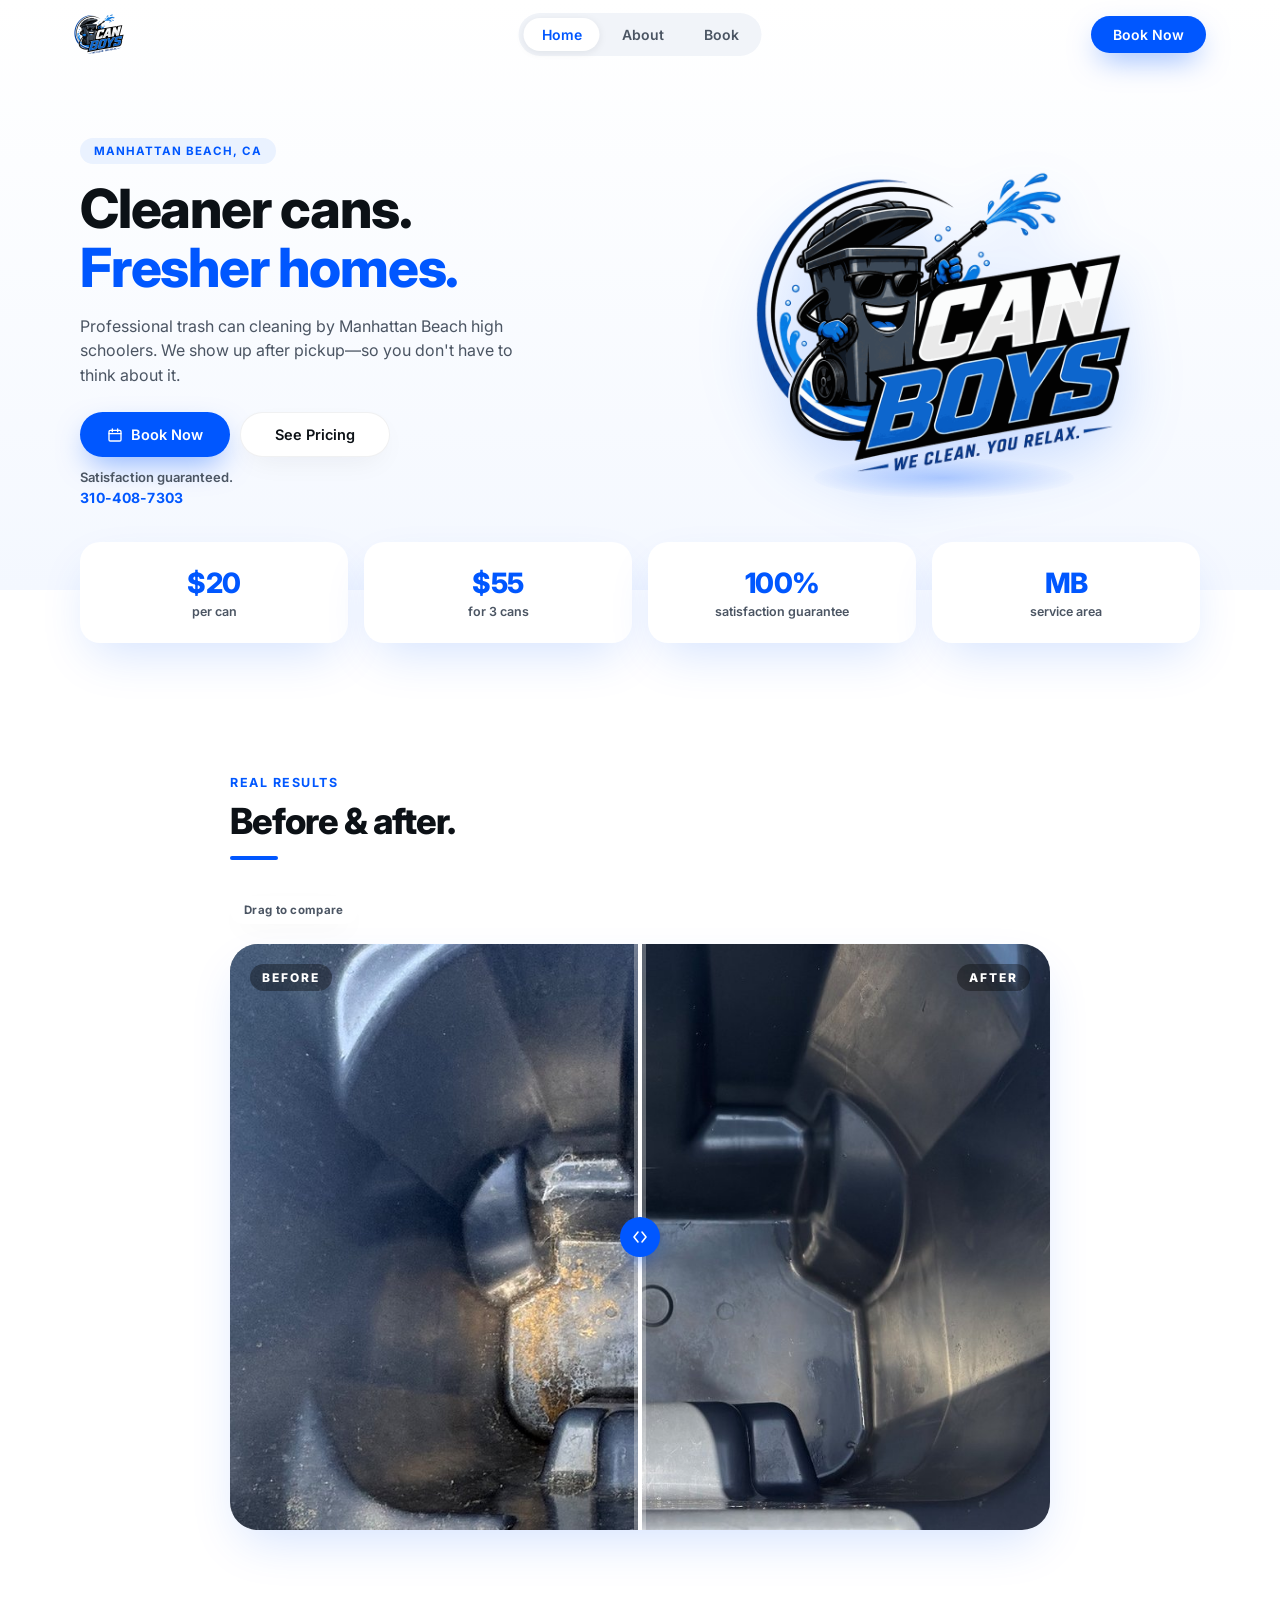
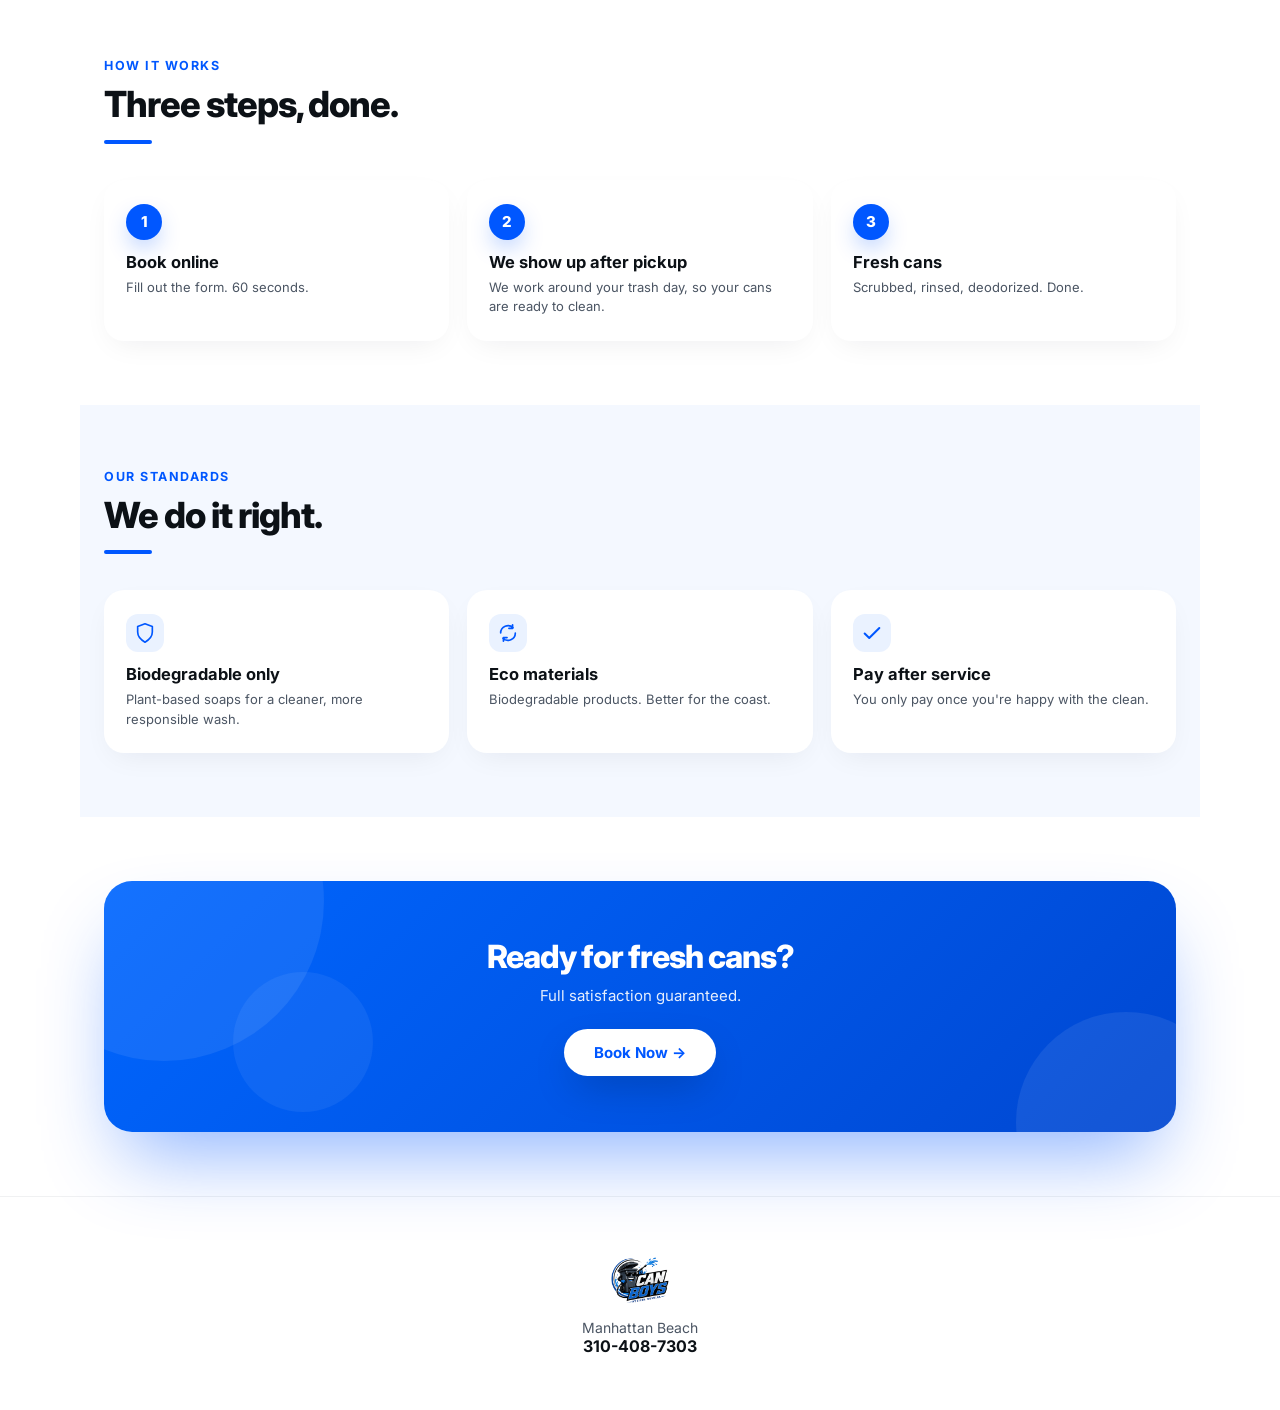
<file: index.html>
<!DOCTYPE html>
<html lang="en">
<head>
<meta charset="UTF-8">
<meta name="viewport" content="width=device-width, initial-scale=1.0">
<title>Can Boys — Trash Can Cleaning · Manhattan Beach</title>
<meta name="description" content="Professional trash can cleaning in Manhattan Beach, CA. We show up after pickup — you never think about it. Satisfaction guaranteed.">
<link rel="icon" href="assets/logo.png" type="image/png">
<link rel="preconnect" href="https://fonts.googleapis.com">
<link rel="preconnect" href="https://fonts.gstatic.com" crossorigin>
<link href="https://fonts.googleapis.com/css2?family=Inter:wght@400;500;600;700;800;900&display=swap" rel="stylesheet">
<link rel="stylesheet" href="css/style.css">
</head>
<body>

<header class="nav" id="nav">
  <div class="nav-inner">
    <a href="index.html" class="nav-logo">
      <img src="assets/logo.png" alt="Can Boys logo">
    </a>
    <nav class="nav-links">
      <a href="index.html" class="active">Home</a>
      <a href="about.html">About</a>
      <a href="book.html">Book</a>
    </nav>
    <a href="book.html" class="btn btn-primary btn-book nav-cta">Book Now</a>
    <button class="nav-toggle" id="navToggle" aria-label="Open menu" aria-expanded="false">
      <span></span><span></span><span></span>
    </button>
  </div>
  <div class="nav-mobile" id="navMobile">
    <a href="index.html" class="active">Home</a>
    <a href="about.html">About</a>
    <a href="book.html">Book</a>
    <a href="book.html" class="btn btn-primary btn-book">Book Now</a>
  </div>
</header>

<main>

  <!-- HERO -->
  <section class="hero" id="home">
    <div class="hero-inner reveal">
      <div class="hero-copy">
        <span class="pill">MANHATTAN BEACH, CA</span>
        <h1 class="hero-title">Cleaner cans.<br><span class="text-blue">Fresher homes.</span></h1>
        <p class="hero-sub">Professional trash can cleaning by Manhattan Beach high schoolers. We show up after pickup—so you don't have to think about it.</p>
        <div class="hero-actions">
          <a href="book.html" class="btn btn-primary btn-lg">
            <svg width="16" height="16" viewBox="0 0 24 24" fill="none"><rect x="3" y="5" width="18" height="16" rx="2" stroke="currentColor" stroke-width="2"/><path d="M3 10h18M8 3v4M16 3v4" stroke="currentColor" stroke-width="2" stroke-linecap="round"/></svg>
            Book Now
          </a>
          <a href="about.html#pricing" class="btn btn-white btn-lg">See Pricing</a>
        </div>
        <p class="hero-note">Satisfaction guaranteed.</p>
        <p class="hero-phone">310-408-7303</p>
      </div>

      <div class="hero-visual">
        <img src="assets/logo.png" alt="Can Boys mascot logo" class="hero-logo">
        <div class="hero-shadow-oval"></div>
      </div>
    </div>
  </section>

  <!-- STAT CARDS -->
  <section class="stats">
    <div class="stats-grid reveal">
      <div class="stat-card">
        <div class="stat-num">$20</div>
        <div class="stat-label">per can</div>
      </div>
      <div class="stat-card">
        <div class="stat-num">$55</div>
        <div class="stat-label">for 3 cans</div>
      </div>
      <div class="stat-card">
        <div class="stat-num">100%</div>
        <div class="stat-label">satisfaction guarantee</div>
      </div>
      <div class="stat-card">
        <div class="stat-num">MB</div>
        <div class="stat-label">service area</div>
      </div>
    </div>
  </section>

  <!-- BEFORE / AFTER -->
  <section class="section">
    <div class="section-head reveal">
      <span class="label-blue">REAL RESULTS</span>
      <h2 class="section-title">Before &amp; after.<span class="underline"></span></h2>
    </div>

    <div class="compare-wrap reveal">
      <span class="drag-pill">Drag to compare</span>
      <div class="compare" id="compare">
        <img src="assets/after.jpg" alt="Clean trash can interior" class="compare-img compare-after" draggable="false">
        <div class="compare-before-wrap" id="compareBeforeWrap">
          <img src="assets/before.jpg" alt="Dirty trash can interior" class="compare-img compare-before" draggable="false">
        </div>
        <span class="compare-tag compare-tag-before">BEFORE</span>
        <span class="compare-tag compare-tag-after">AFTER</span>
        <div class="compare-handle" id="compareHandle">
          <div class="compare-handle-grip">
            <svg width="16" height="16" viewBox="0 0 16 16" fill="none"><path d="M6 3L2 8L6 13" stroke="white" stroke-width="1.6" stroke-linecap="round" stroke-linejoin="round"/><path d="M10 3L14 8L10 13" stroke="white" stroke-width="1.6" stroke-linecap="round" stroke-linejoin="round"/></svg>
          </div>
        </div>
      </div>
    </div>
  </section>

  <!-- HOW IT WORKS -->
  <section class="section">
    <div class="section-head reveal">
      <span class="label-blue">HOW IT WORKS</span>
      <h2 class="section-title">Three steps, done.<span class="underline"></span></h2>
    </div>

    <div class="steps-grid reveal">
      <div class="step-card">
        <div class="step-badge">1</div>
        <h3>Book online</h3>
        <p>Fill out the form. 60 seconds.</p>
      </div>
      <div class="step-card">
        <div class="step-badge">2</div>
        <h3>We show up after pickup</h3>
        <p>We work around your trash day, so your cans are ready to clean.</p>
      </div>
      <div class="step-card">
        <div class="step-badge">3</div>
        <h3>Fresh cans</h3>
        <p>Scrubbed, rinsed, deodorized. Done.</p>
      </div>
    </div>
  </section>

  <!-- STANDARDS -->
  <section class="section section-tint">
    <div class="section-head reveal">
      <span class="label-blue">OUR STANDARDS</span>
      <h2 class="section-title">We do it right.<span class="underline"></span></h2>
    </div>

    <div class="standards-grid reveal">
      <div class="standard-card">
        <div class="icon-badge">
          <svg width="22" height="22" viewBox="0 0 24 24" fill="none"><path d="M12 2l8 3v6c0 5-3.5 8.5-8 11-4.5-2.5-8-6-8-11V5l8-3z" stroke="#0057ff" stroke-width="1.8" stroke-linejoin="round"/></svg>
        </div>
        <h3>Biodegradable only</h3>
        <p>Plant-based soaps for a cleaner, more responsible wash.</p>
      </div>
      <div class="standard-card">
        <div class="icon-badge">
          <svg width="22" height="22" viewBox="0 0 24 24" fill="none"><path d="M4 12a8 8 0 0 1 13.6-5.7M20 12a8 8 0 0 1-13.6 5.7M17 3v4h-4M7 21v-4h4" stroke="#0057ff" stroke-width="1.8" stroke-linecap="round" stroke-linejoin="round"/></svg>
        </div>
        <h3>Eco materials</h3>
        <p>Biodegradable products. Better for the coast.</p>
      </div>
      <div class="standard-card">
        <div class="icon-badge">
          <svg width="22" height="22" viewBox="0 0 24 24" fill="none"><path d="M4 12.5l5 5L20 6.5" stroke="#0057ff" stroke-width="2.2" stroke-linecap="round" stroke-linejoin="round"/></svg>
        </div>
        <h3>Pay after service</h3>
        <p>You only pay once you're happy with the clean.</p>
      </div>
    </div>
  </section>

  <!-- FINAL BOOKING -->
  <section class="section" id="book">
    <div class="cta-card reveal">
      <div class="cta-circle cta-circle-1"></div>
      <div class="cta-circle cta-circle-2"></div>
      <div class="cta-circle cta-circle-3"></div>
      <h2 class="cta-title">Ready for fresh cans?</h2>
      <p class="cta-sub">Full satisfaction guaranteed.</p>
      <a href="book.html" class="btn btn-cta-white">Book Now →</a>
    </div>
  </section>

</main>

<footer class="footer">
  <img src="assets/logo.png" alt="Can Boys logo" class="footer-logo">
  <p class="footer-area">Manhattan Beach</p>
  <p class="footer-phone">310-408-7303</p>
</footer>

<script src="js/script.js"></script>
</body>
</html>
</file>
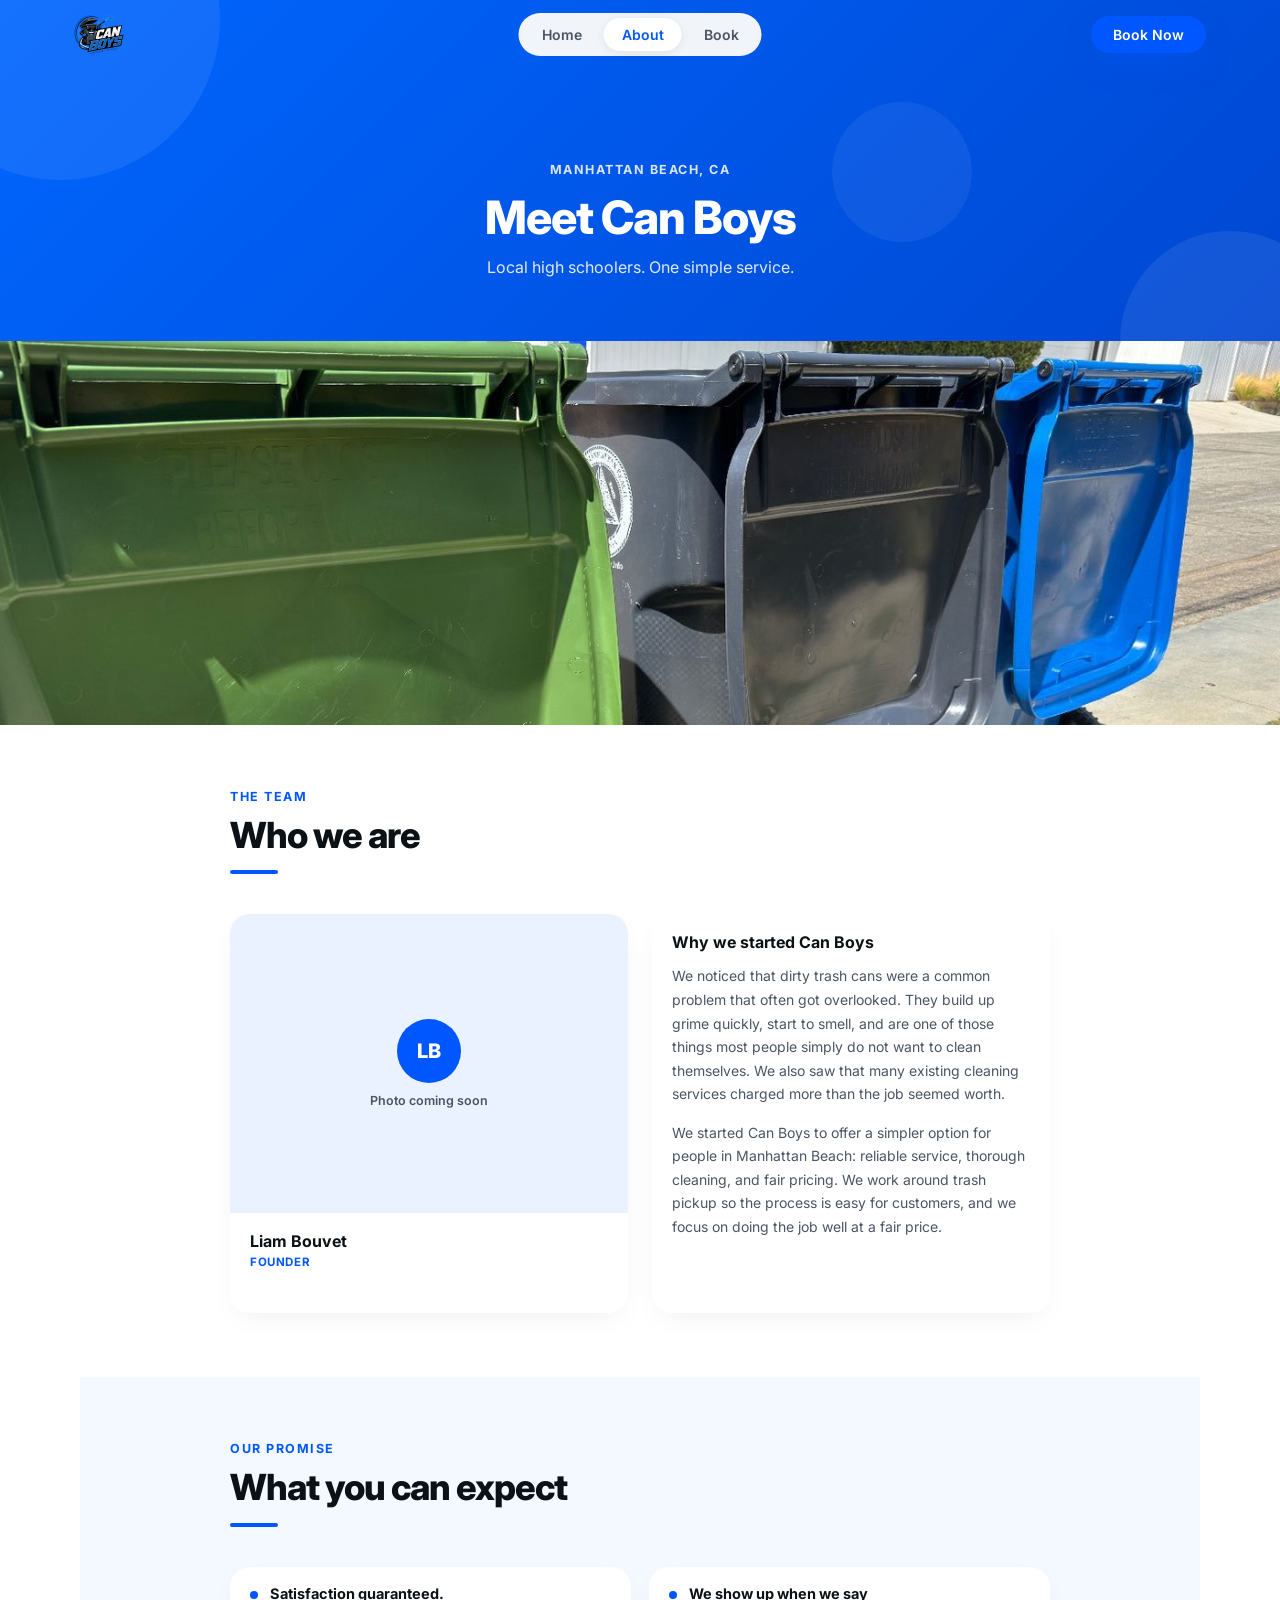
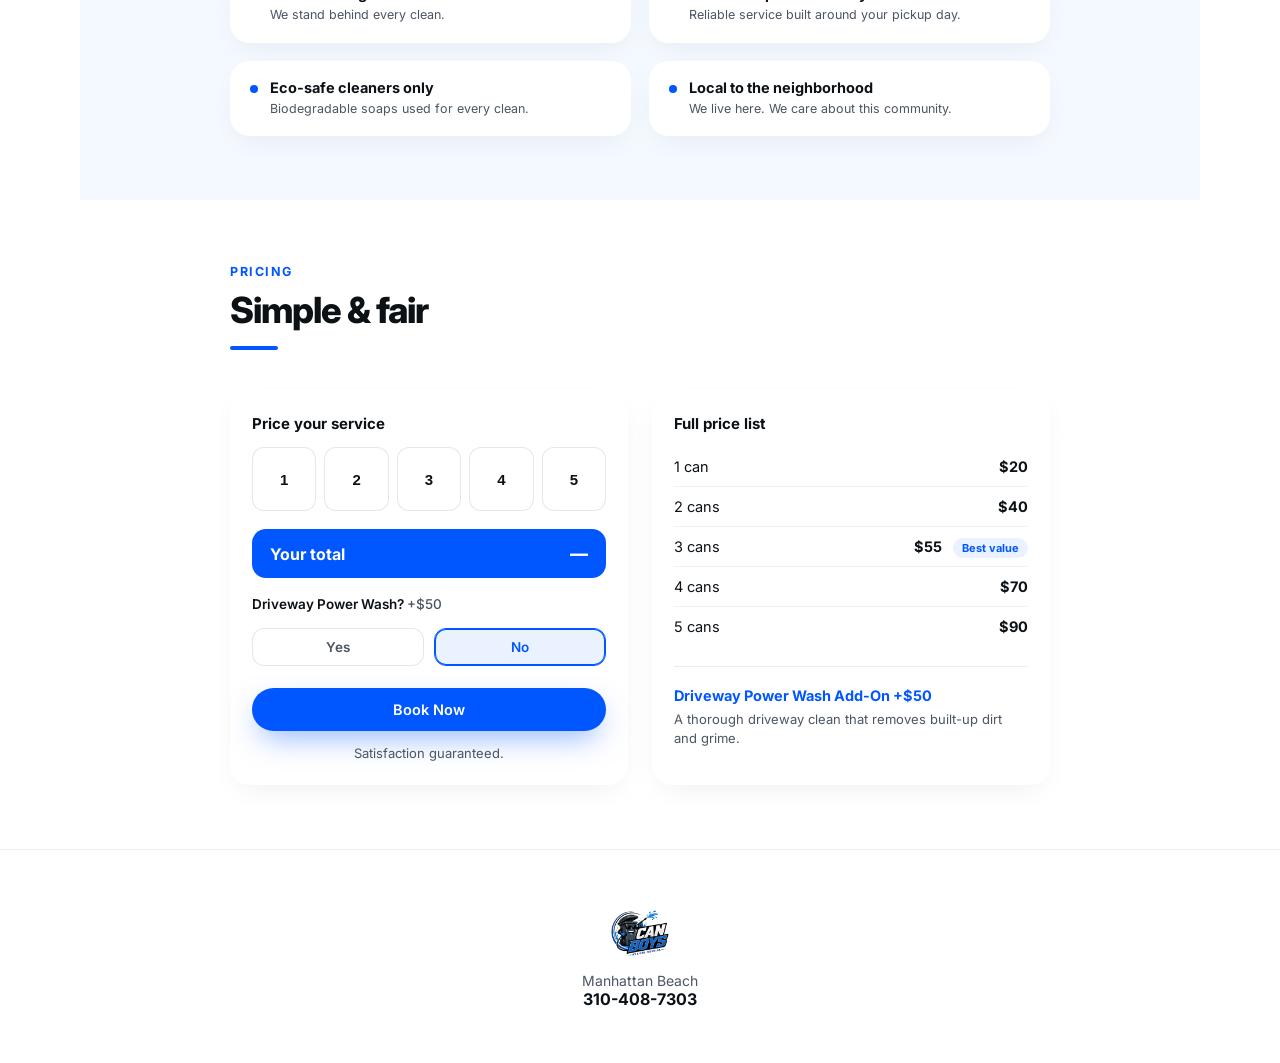
<file: about.html>
<!DOCTYPE html>
<html lang="en">
<head>
<meta charset="UTF-8">
<meta name="viewport" content="width=device-width, initial-scale=1.0">
<title>About — Can Boys · Manhattan Beach</title>
<meta name="description" content="Meet the Can Boys: two Manhattan Beach locals cleaning trash cans. See our story, our standards, and simple, fair pricing.">
<link rel="icon" href="assets/logo.png" type="image/png">
<link rel="preconnect" href="https://fonts.googleapis.com">
<link rel="preconnect" href="https://fonts.gstatic.com" crossorigin>
<link href="https://fonts.googleapis.com/css2?family=Inter:wght@400;500;600;700;800;900&display=swap" rel="stylesheet">
<link rel="stylesheet" href="css/style.css">
</head>
<body class="about-page">

<header class="nav" id="nav">
  <div class="nav-inner">
    <a href="index.html" class="nav-logo">
      <img src="assets/logo.png" alt="Can Boys logo">
    </a>
    <nav class="nav-links">
      <a href="index.html">Home</a>
      <a href="about.html" class="active">About</a>
      <a href="book.html">Book</a>
    </nav>
    <a href="book.html" class="btn btn-primary btn-book nav-cta">Book Now</a>
    <button class="nav-toggle" id="navToggle" aria-label="Open menu" aria-expanded="false">
      <span></span><span></span><span></span>
    </button>
  </div>
  <div class="nav-mobile" id="navMobile">
    <a href="index.html">Home</a>
    <a href="about.html" class="active">About</a>
    <a href="book.html">Book</a>
    <a href="book.html" class="btn btn-primary btn-book">Book Now</a>
  </div>
</header>

<main>

  <!-- PAGE BANNER -->
  <section class="page-banner">
    <div class="page-banner-circle pbc-1"></div>
    <div class="page-banner-circle pbc-2"></div>
    <div class="page-banner-circle pbc-3"></div>
    <div class="page-banner-inner reveal">
      <span class="page-banner-label">Manhattan Beach, CA</span>
      <h1 class="page-banner-title">Meet Can Boys</h1>
      <p class="page-banner-sub">Local high schoolers. One simple service.</p>
    </div>
  </section>

  <!-- FULL WIDTH PHOTO -->
  <div class="about-photo-wrap reveal">
    <img src="assets/about-cans-photo.jpg" alt="Three color-coded trash cans lined up for cleaning" class="about-photo">
  </div>

  <!-- WHO WE ARE -->
  <section class="section">
    <div class="section-head reveal">
      <span class="label-blue">THE TEAM</span>
      <h2 class="section-title">Who we are<span class="underline"></span></h2>
    </div>

    <div class="team-grid reveal">
      <div class="team-card">
        <div class="team-visual">
          <div class="team-avatar">LB</div>
          <span class="team-visual-note">Photo coming soon</span>
        </div>
        <div class="team-body">
          <p class="team-name">Liam Bouvet</p>
          <p class="team-role">Founder</p>
        </div>
      </div>
      <div class="team-card story-card">
        <div class="team-body">
          <p class="team-name">Why we started Can Boys</p>
          <div class="story-body">
            <p>We noticed that dirty trash cans were a common problem that often got overlooked. They build up grime quickly, start to smell, and are one of those things most people simply do not want to clean themselves. We also saw that many existing cleaning services charged more than the job seemed worth.</p>
            <p>We started Can Boys to offer a simpler option for people in Manhattan Beach: reliable service, thorough cleaning, and fair pricing. We work around trash pickup so the process is easy for customers, and we focus on doing the job well at a fair price.</p>
          </div>
        </div>
      </div>
    </div>
  </section>

  <!-- WHAT YOU CAN EXPECT -->
  <section class="section section-tint">
    <div class="section-head reveal">
      <span class="label-blue">OUR PROMISE</span>
      <h2 class="section-title">What you can expect<span class="underline"></span></h2>
    </div>

    <div class="promise-grid reveal">
      <div class="promise-card">
        <span class="promise-dot"></span>
        <div>
          <p class="promise-title">Satisfaction guaranteed.</p>
          <p class="promise-text">We stand behind every clean.</p>
        </div>
      </div>
      <div class="promise-card">
        <span class="promise-dot"></span>
        <div>
          <p class="promise-title">We show up when we say</p>
          <p class="promise-text">Reliable service built around your pickup day.</p>
        </div>
      </div>
      <div class="promise-card">
        <span class="promise-dot"></span>
        <div>
          <p class="promise-title">Eco-safe cleaners only</p>
          <p class="promise-text">Biodegradable soaps used for every clean.</p>
        </div>
      </div>
      <div class="promise-card">
        <span class="promise-dot"></span>
        <div>
          <p class="promise-title">Local to the neighborhood</p>
          <p class="promise-text">We live here. We care about this community.</p>
        </div>
      </div>
    </div>
  </section>

  <!-- PRICING -->
  <section class="section" id="pricing">
    <div class="section-head reveal">
      <span class="label-blue">PRICING</span>
      <h2 class="section-title">Simple &amp; fair<span class="underline"></span></h2>
    </div>

    <div class="price-grid reveal">
      <div class="calculator-card">
        <h3>Price your service</h3>
        <div class="can-buttons" id="canButtons" role="group" aria-label="Number of cans">
          <button type="button" class="can-btn" data-cans="1">1</button>
          <button type="button" class="can-btn" data-cans="2">2</button>
          <button type="button" class="can-btn" data-cans="3">3</button>
          <button type="button" class="can-btn" data-cans="4">4</button>
          <button type="button" class="can-btn" data-cans="5">5</button>
        </div>
        <div class="total-bar">
          <span>Your total</span>
          <span class="total-value" id="calcTotalValue">—</span>
        </div>
        <div class="addon-row">
          <span class="addon-label">Driveway Power Wash? <span class="price-note">+$50</span></span>
        </div>
        <div class="toggle-pair" id="calcPowerWash" role="group" aria-label="Driveway Power Wash">
          <button type="button" class="toggle-btn" data-value="yes">Yes</button>
          <button type="button" class="toggle-btn active" data-value="no">No</button>
        </div>
        <a href="book.html" class="btn btn-primary btn-block" id="calcBookNow" style="margin-top:22px;">Book Now</a>
        <p class="micro-note">Satisfaction guaranteed.</p>
      </div>

      <div class="price-list-card">
        <h3>Full price list</h3>
        <ul class="price-list">
          <li><span>1 can</span><strong>$20</strong></li>
          <li><span>2 cans</span><strong>$40</strong></li>
          <li><span>3 cans</span><strong>$55 <span class="badge-best">Best value</span></strong></li>
          <li><span>4 cans</span><strong>$70</strong></li>
          <li><span>5 cans</span><strong>$90</strong></li>
        </ul>
        <div class="price-divider"></div>
        <p class="addon-title">Driveway Power Wash Add-On +$50</p>
        <p class="addon-desc">A thorough driveway clean that removes built-up dirt and grime.</p>
      </div>
    </div>
  </section>

</main>

<footer class="footer">
  <img src="assets/logo.png" alt="Can Boys logo" class="footer-logo">
  <p class="footer-area">Manhattan Beach</p>
  <p class="footer-phone">310-408-7303</p>
</footer>

<script src="js/script.js"></script>
</body>
</html>
</file>
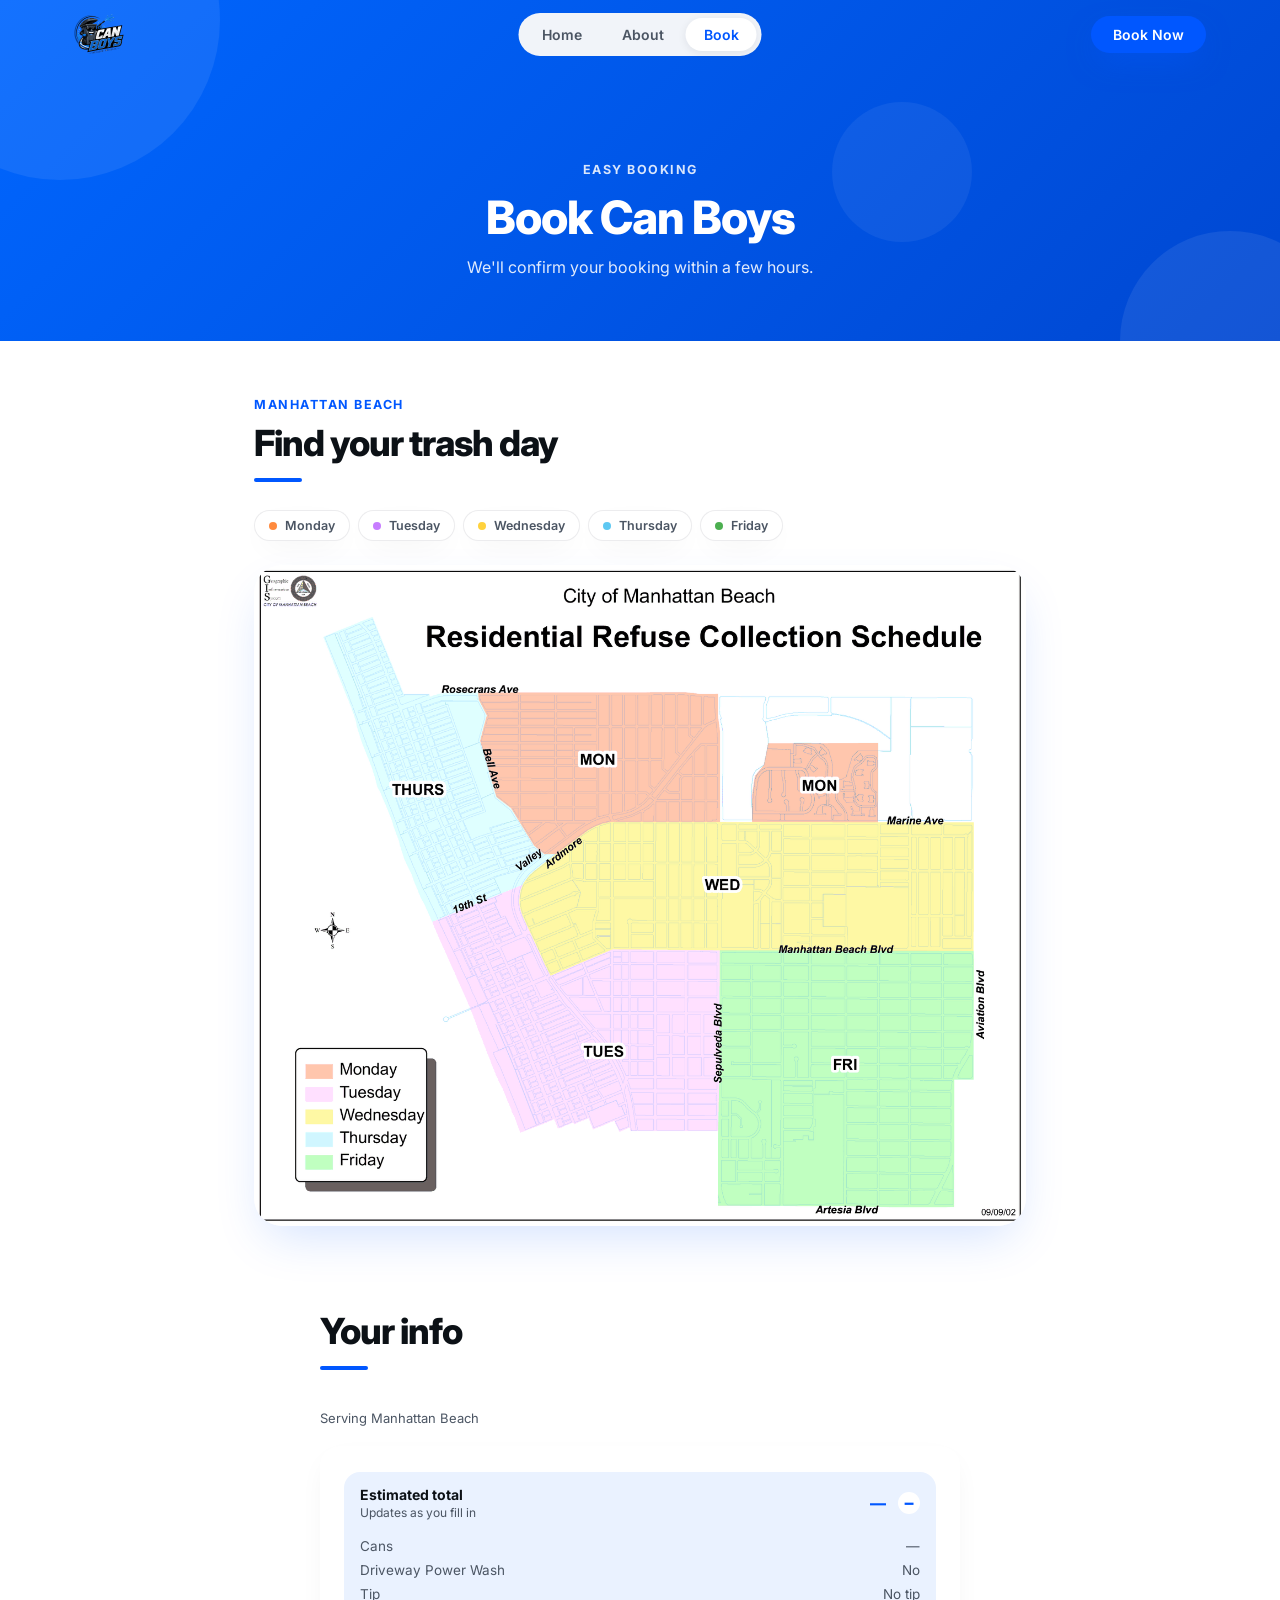
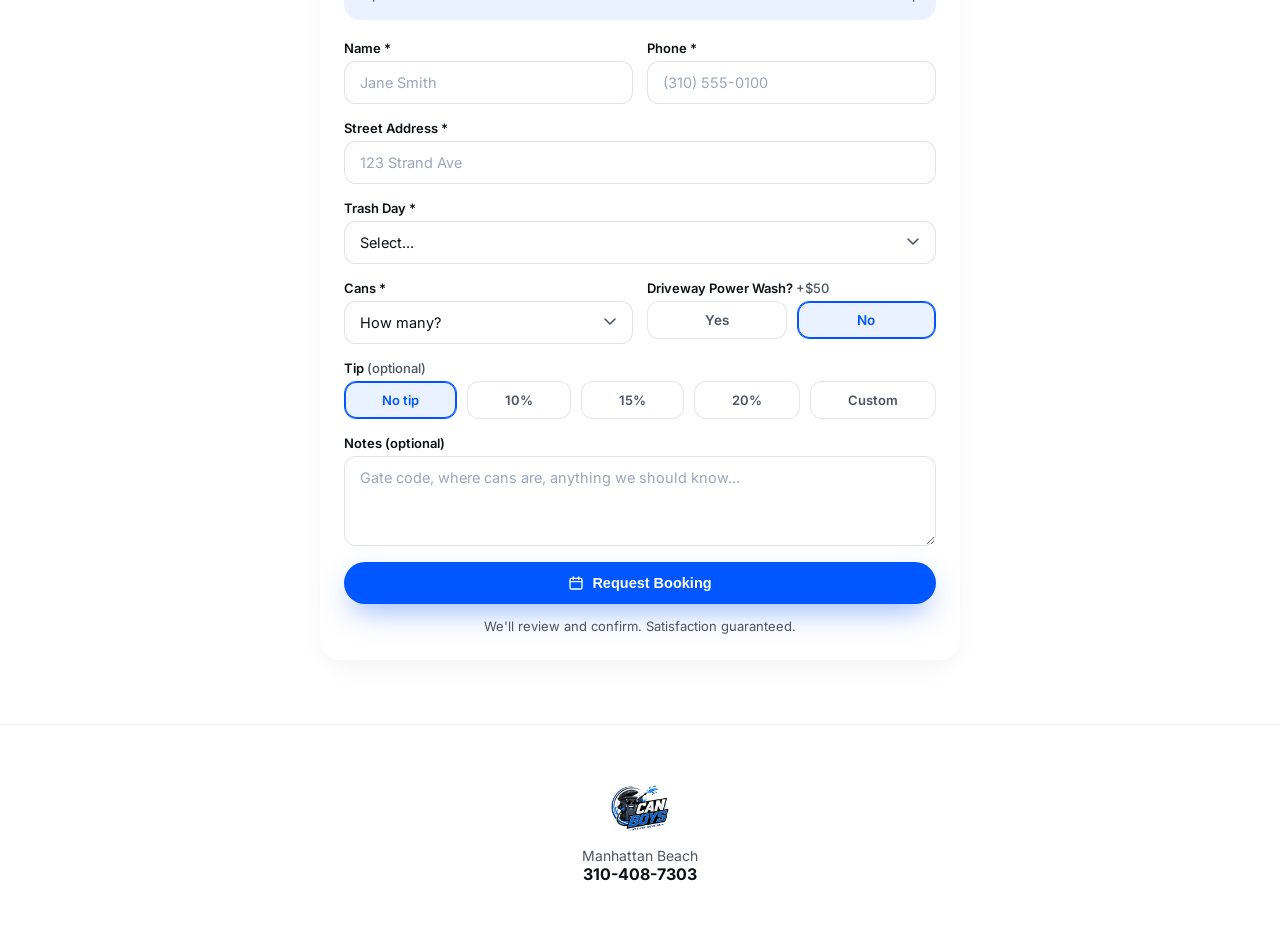
<file: book.html>
<!DOCTYPE html>
<html lang="en">
<head>
<meta charset="UTF-8">
<meta name="viewport" content="width=device-width, initial-scale=1.0">
<title>Book — Can Boys · Manhattan Beach</title>
<meta name="description" content="Book Can Boys trash can cleaning in Manhattan Beach. Find your trash day and request a booking in 60 seconds.">
<link rel="icon" href="assets/logo.png" type="image/png">
<link rel="preconnect" href="https://fonts.googleapis.com">
<link rel="preconnect" href="https://fonts.gstatic.com" crossorigin>
<link href="https://fonts.googleapis.com/css2?family=Inter:wght@400;500;600;700;800;900&display=swap" rel="stylesheet">
<link rel="stylesheet" href="css/style.css">
</head>
<body class="book-page">

<header class="nav" id="nav">
  <div class="nav-inner">
    <a href="index.html" class="nav-logo">
      <img src="assets/logo.png" alt="Can Boys logo">
    </a>
    <nav class="nav-links">
      <a href="index.html">Home</a>
      <a href="about.html">About</a>
      <a href="book.html" class="active">Book</a>
    </nav>
    <a href="book.html" class="btn btn-primary btn-book nav-cta">Book Now</a>
    <button class="nav-toggle" id="navToggle" aria-label="Open menu" aria-expanded="false">
      <span></span><span></span><span></span>
    </button>
  </div>
  <div class="nav-mobile" id="navMobile">
    <a href="index.html">Home</a>
    <a href="about.html">About</a>
    <a href="book.html" class="active">Book</a>
    <a href="book.html" class="btn btn-primary btn-book">Book Now</a>
  </div>
</header>

<main>

  <!-- PAGE BANNER -->
  <section class="page-banner">
    <div class="page-banner-circle pbc-1"></div>
    <div class="page-banner-circle pbc-2"></div>
    <div class="page-banner-circle pbc-3"></div>
    <div class="page-banner-inner reveal">
      <span class="page-banner-label">Easy booking</span>
      <h1 class="page-banner-title">Book Can Boys</h1>
      <p class="page-banner-sub">We'll confirm your booking within a few hours.</p>
    </div>
  </section>

  <!-- FIND YOUR TRASH DAY -->
  <section class="trash-day-section">
    <div class="section-head reveal" style="margin-bottom:28px;">
      <span class="label-blue">MANHATTAN BEACH</span>
      <h2 class="section-title">Find your trash day<span class="underline"></span></h2>
    </div>

    <div class="reveal">
      <div class="weekday-pills">
        <span class="weekday-pill" style="--dot:#ff8a3d">Monday</span>
        <span class="weekday-pill" style="--dot:#c77dff">Tuesday</span>
        <span class="weekday-pill" style="--dot:#ffd23d">Wednesday</span>
        <span class="weekday-pill" style="--dot:#5ec8f2">Thursday</span>
        <span class="weekday-pill" style="--dot:#4caf50">Friday</span>
      </div>
      <div class="trash-map-wrap">
        <img src="assets/trash-day-map.png" alt="City of Manhattan Beach residential refuse collection schedule map" class="trash-map-img">
      </div>
    </div>
  </section>

  <!-- YOUR INFO FORM -->
  <section class="section">
    <div class="section-head reveal">
      <h2 class="section-title">Your info<span class="underline"></span></h2>
    </div>
    <p class="micro-note" style="max-width:640px; margin:0 auto 20px; text-align:left;">Serving Manhattan Beach</p>

    <form class="booking-card reveal" id="bookingForm" novalidate>
      <div class="estimated-total">
        <button type="button" class="estimated-total-toggle" id="estimatedTotalToggle" aria-expanded="true" aria-controls="estimatedTotalDetail">
          <div class="estimated-total-head">
            <div class="estimated-total-text">
              <div class="estimated-total-label">Estimated total</div>
              <div class="estimated-total-sub">Updates as you fill in</div>
            </div>
            <span class="estimated-total-value" id="estimatedTotalValue">—</span>
            <span class="estimated-total-icon" id="estimatedTotalIcon">&minus;</span>
          </div>
        </button>
        <div class="estimated-total-detail" id="estimatedTotalDetail">
          <div class="estimated-total-row"><span>Cans</span><span id="estCansLine">—</span></div>
          <div class="estimated-total-row"><span>Driveway Power Wash</span><span id="estPowerWashLine">No</span></div>
          <div class="estimated-total-row"><span>Tip</span><span id="estTipLine">No tip</span></div>
        </div>
      </div>

      <div class="form-row">
        <div class="field">
          <label for="name">Name *</label>
          <input type="text" id="name" name="name" placeholder="Jane Smith" required>
        </div>
        <div class="field">
          <label for="phone">Phone *</label>
          <input type="tel" id="phone" name="phone" placeholder="(310) 555-0100" required>
        </div>
      </div>

      <div class="field">
        <label for="address">Street Address *</label>
        <input type="text" id="address" name="address" placeholder="123 Strand Ave" required>
      </div>

      <div class="field">
        <label for="trashDay">Trash Day *</label>
        <select id="trashDay" name="trashDay" required>
          <option value="" disabled selected>Select...</option>
          <option>Monday</option>
          <option>Tuesday</option>
          <option>Wednesday</option>
          <option>Thursday</option>
          <option>Friday</option>
        </select>
      </div>

      <div class="form-row">
        <div class="field">
          <label for="cans">Cans *</label>
          <select id="cans" name="cans" required>
            <option value="" disabled selected>How many?</option>
            <option value="1">1 can</option>
            <option value="2">2 cans</option>
            <option value="3">3 cans</option>
            <option value="4">4 cans</option>
            <option value="5">5 cans</option>
          </select>
        </div>
        <div class="field">
          <label>Driveway Power Wash? <span class="price-note">+$50</span></label>
          <div class="toggle-pair" id="formPowerWash" role="group" aria-label="Driveway Power Wash">
            <button type="button" class="toggle-btn" data-value="yes">Yes</button>
            <button type="button" class="toggle-btn active" data-value="no">No</button>
          </div>
        </div>
      </div>

      <div class="field">
        <label>Tip <span class="price-note">(optional)</span></label>
        <div class="toggle-pair" id="formTip" role="group" aria-label="Tip">
          <button type="button" class="toggle-btn active" data-value="0">No tip</button>
          <button type="button" class="toggle-btn" data-value="10">10%</button>
          <button type="button" class="toggle-btn" data-value="15">15%</button>
          <button type="button" class="toggle-btn" data-value="20">20%</button>
          <button type="button" class="toggle-btn" data-value="custom">Custom</button>
        </div>
        <input type="number" id="tipCustomAmount" name="tipCustomAmount" min="0" step="1" inputmode="decimal" placeholder="Custom tip amount ($)" style="display:none;">
      </div>

      <div class="field">
        <label for="notes">Notes (optional)</label>
        <textarea id="notes" name="notes" rows="3" placeholder="Gate code, where cans are, anything we should know..."></textarea>
      </div>

      <button type="submit" class="btn btn-primary btn-block btn-lg" id="requestBookingBtn">
        <svg width="16" height="16" viewBox="0 0 24 24" fill="none"><rect x="3" y="5" width="18" height="16" rx="2" stroke="currentColor" stroke-width="2"/><path d="M3 10h18M8 3v4M16 3v4" stroke="currentColor" stroke-width="2" stroke-linecap="round"/></svg>
        Request Booking
      </button>
      <p class="micro-note">We'll review and confirm. Satisfaction guaranteed.</p>
    </form>
  </section>

</main>

<footer class="footer">
  <img src="assets/logo.png" alt="Can Boys logo" class="footer-logo">
  <p class="footer-area">Manhattan Beach</p>
  <p class="footer-phone">310-408-7303</p>
</footer>

<script src="js/script.js"></script>
</body>
</html>
</file>
<file: css/style.css>
:root {
  --blue: #0057ff;
  --blue-dark: #0043cc;
  --blue-light: #eaf2ff;
  --blue-glow: rgba(0, 87, 255, 0.25);
  --ink: #0c1116;
  --ink-soft: #4b5563;
  --bg: #ffffff;
  --bg-tint: #f4f8ff;
  --card: #ffffff;
  --shadow-blue: 0 20px 50px -12px rgba(0, 87, 255, 0.18);
  --shadow-soft: 0 10px 30px -10px rgba(15, 23, 42, 0.08);
  --radius-lg: 28px;
  --radius-md: 20px;
  --radius-sm: 14px;
  --max: 1180px;
}

* { box-sizing: border-box; }

html { scroll-behavior: smooth; }
[id] { scroll-margin-top: 100px; }

body {
  margin: 0;
  font-family: 'Inter', -apple-system, BlinkMacSystemFont, 'Segoe UI', sans-serif;
  color: var(--ink);
  background: var(--bg);
  -webkit-font-smoothing: antialiased;
  overflow-x: hidden;
}

a { text-decoration: none; color: inherit; }
img { max-width: 100%; display: block; }
ul { list-style: none; margin: 0; padding: 0; }

.text-blue { color: var(--blue); }

/* ---------- Buttons ---------- */
.btn {
  display: inline-flex;
  align-items: center;
  justify-content: center;
  padding: 14px 28px;
  border-radius: 999px;
  font-weight: 600;
  font-size: 15px;
  cursor: pointer;
  border: none;
  transition: transform 0.25s ease, box-shadow 0.25s ease, background 0.25s ease;
  white-space: nowrap;
}
.btn:active { transform: scale(0.97); }

.btn-primary {
  background: var(--blue);
  color: #fff;
  box-shadow: 0 12px 30px -8px rgba(0, 87, 255, 0.5);
}
.btn-primary:hover {
  background: var(--blue-dark);
  box-shadow: 0 16px 36px -8px rgba(0, 87, 255, 0.6);
  transform: translateY(-2px);
}

.btn-white {
  background: #fff;
  color: var(--ink);
  box-shadow: var(--shadow-soft);
  border: 1px solid rgba(15, 23, 42, 0.06);
}
.btn-white:hover {
  transform: translateY(-2px);
  box-shadow: 0 16px 36px -10px rgba(15, 23, 42, 0.15);
}

.btn-lg { padding: 16px 32px; font-size: 16px; }

.btn-cta-white {
  background: #fff;
  color: var(--blue);
  padding: 18px 40px;
  font-size: 17px;
  font-weight: 700;
  box-shadow: 0 16px 40px -10px rgba(0, 0, 0, 0.25);
}
.btn-cta-white:hover {
  transform: translateY(-3px) scale(1.02);
  box-shadow: 0 20px 46px -10px rgba(0, 0, 0, 0.3);
}

/* ---------- Nav ---------- */
.nav {
  position: fixed;
  top: 0;
  left: 0;
  right: 0;
  z-index: 100;
  transition: background 0.35s ease, box-shadow 0.35s ease, backdrop-filter 0.35s ease;
  padding: 14px 0;
}
.nav.scrolled {
  background: rgba(255, 255, 255, 0.75);
  backdrop-filter: blur(14px);
  -webkit-backdrop-filter: blur(14px);
  box-shadow: 0 8px 30px -12px rgba(15, 23, 42, 0.12);
}
.nav-inner {
  max-width: var(--max);
  margin: 0 auto;
  padding: 0 24px;
  display: flex;
  align-items: center;
  justify-content: space-between;
  gap: 20px;
}
.nav-logo img { height: 40px; width: auto; }

.nav-links {
  display: flex;
  gap: 4px;
  position: absolute;
  left: 50%;
  transform: translateX(-50%);
  font-weight: 600;
  font-size: 14px;
  background: #f1f4f9;
  border-radius: 999px;
  padding: 5px;
}
.nav-links a {
  color: var(--ink-soft);
  padding: 8px 18px;
  border-radius: 999px;
  transition: color 0.2s ease, background 0.2s ease, box-shadow 0.2s ease;
}
.nav-links a:hover { color: var(--blue); }
.nav-links a.active {
  background: #fff;
  color: var(--blue);
  box-shadow: 0 2px 8px rgba(15, 23, 42, 0.08);
}
.nav-mobile a.active { color: var(--blue); }

.nav-cta { padding: 10px 22px; font-size: 14px; }

.nav-toggle {
  display: none;
  flex-direction: column;
  justify-content: center;
  gap: 5px;
  width: 32px;
  height: 32px;
  background: none;
  border: none;
  cursor: pointer;
}
.nav-toggle span {
  display: block;
  height: 2px;
  width: 100%;
  background: var(--ink);
  border-radius: 2px;
  transition: transform 0.25s ease, opacity 0.25s ease;
}
.nav-toggle.open span:nth-child(1) { transform: translateY(7px) rotate(45deg); }
.nav-toggle.open span:nth-child(2) { opacity: 0; }
.nav-toggle.open span:nth-child(3) { transform: translateY(-7px) rotate(-45deg); }

.nav-mobile {
  display: none;
  flex-direction: column;
  gap: 18px;
  padding: 20px 24px 28px;
  background: rgba(255, 255, 255, 0.98);
  backdrop-filter: blur(14px);
  font-weight: 600;
  border-top: 1px solid rgba(15, 23, 42, 0.06);
}
.nav-mobile a { color: var(--ink); }
.nav-mobile.open { display: flex; }
.nav-mobile .btn { align-self: flex-start; }

/* ---------- Hero ---------- */
.hero {
  padding: 122px 24px 68px;
  background: linear-gradient(180deg, #ffffff 0%, var(--bg-tint) 100%);
  overflow-x: hidden;
}
.hero-inner {
  max-width: 1120px;
  margin: 0 auto;
  display: grid;
  grid-template-columns: 1.05fr 0.95fr;
  gap: 40px;
  align-items: center;
}
.pill {
  display: inline-block;
  background: var(--blue-light);
  color: var(--blue);
  font-weight: 700;
  font-size: 11.5px;
  letter-spacing: 1px;
  padding: 6px 14px;
  border-radius: 999px;
  margin-bottom: 16px;
}
.hero-title {
  font-size: clamp(32px, 4.6vw, 54px);
  line-height: 1.09;
  font-weight: 800;
  letter-spacing: -1.2px;
  margin: 0 0 16px;
}
.hero-sub {
  font-size: 16px;
  line-height: 1.55;
  color: var(--ink-soft);
  max-width: 440px;
  margin: 0 0 24px;
}
.hero-actions {
  display: flex;
  gap: 10px;
  flex-wrap: wrap;
  margin-bottom: 12px;
}
.hero-actions .btn-lg {
  padding: 13px 24px;
  font-size: 14.5px;
  width: 150px;
}
.hero-note {
  font-weight: 600;
  color: var(--ink-soft);
  font-size: 13px;
  margin: 0 0 4px;
}
.hero-phone {
  font-weight: 700;
  color: var(--blue);
  font-size: 14px;
  margin: 0;
  letter-spacing: 0.3px;
}

.hero-visual {
  position: relative;
  display: flex;
  align-items: center;
  justify-content: center;
  min-height: 400px;
}
.hero-glow {
  position: absolute;
  width: 380px;
  height: 380px;
  border-radius: 50%;
  background: radial-gradient(circle, var(--blue-glow) 0%, rgba(0, 87, 255, 0) 70%);
  filter: blur(10px);
  animation: pulse 5s ease-in-out infinite;
}
@keyframes pulse {
  0%, 100% { transform: scale(1); opacity: 1; }
  50% { transform: scale(1.08); opacity: 0.85; }
}
.hero-logo {
  position: relative;
  width: min(390px, 74%);
  z-index: 2;
  filter: drop-shadow(0 25px 30px rgba(0, 87, 255, 0.18));
}
@keyframes float {
  0%, 100% { transform: translateY(0); }
  50% { transform: translateY(-14px); }
}
.floating-badge {
  position: absolute;
  top: 18%;
  right: 6%;
  background: #fff;
  color: var(--ink);
  font-weight: 700;
  font-size: 12px;
  padding: 8px 14px;
  border-radius: 999px;
  box-shadow: var(--shadow-blue);
  z-index: 3;
  animation: float 6s ease-in-out infinite;
  animation-delay: -2s;
}
.floating-badge::before {
  content: '';
  display: inline-block;
  width: 8px;
  height: 8px;
  border-radius: 50%;
  background: var(--blue);
  margin-right: 8px;
}
.hero-shadow-oval {
  position: absolute;
  bottom: 6%;
  width: 260px;
  height: 40px;
  background: radial-gradient(ellipse, rgba(0, 87, 255, 0.25) 0%, rgba(0, 87, 255, 0) 75%);
  border-radius: 50%;
  z-index: 1;
}
.hero-shadow-label {
  position: absolute;
  bottom: 1%;
  font-size: 12px;
  font-weight: 700;
  letter-spacing: 2px;
  color: #9aa7bb;
}

/* ---------- Stats ---------- */
.stats { padding: 0 24px 68px; }
.stats-grid {
  max-width: 1120px;
  margin: 0 auto;
  display: grid;
  grid-template-columns: repeat(4, 1fr);
  gap: 16px;
  margin-top: -48px;
}
.stat-card {
  background: #fff;
  border-radius: var(--radius-md);
  padding: 24px 16px;
  text-align: center;
  box-shadow: var(--shadow-blue);
  transition: transform 0.3s ease, box-shadow 0.3s ease;
}
.stat-card:hover {
  transform: translateY(-6px);
  box-shadow: 0 26px 55px -12px rgba(0, 87, 255, 0.24);
}
.stat-num {
  font-size: 28px;
  font-weight: 800;
  color: var(--blue);
  letter-spacing: -0.5px;
}
.stat-label {
  margin-top: 4px;
  font-size: 12.5px;
  font-weight: 600;
  color: var(--ink-soft);
}

/* ---------- Sections ---------- */
.section { padding: 90px 24px; max-width: var(--max); margin: 0 auto; }
.section-tint {
  max-width: none;
  background: var(--bg-tint);
  padding-left: 24px;
  padding-right: 24px;
}
.section-tint > * { max-width: var(--max); margin-left: auto; margin-right: auto; }

.section-head { text-align: center; margin-bottom: 56px; }
.label-blue {
  display: inline-block;
  color: var(--blue);
  font-weight: 700;
  font-size: 12.5px;
  letter-spacing: 1.5px;
  margin-bottom: 14px;
}
.section-title {
  font-size: clamp(30px, 4vw, 42px);
  font-weight: 800;
  letter-spacing: -1px;
  margin: 0;
  position: relative;
  display: inline-block;
}
.underline {
  display: block;
  width: 56px;
  height: 4px;
  background: var(--blue);
  border-radius: 4px;
  margin: 18px auto 0;
}

/* ---------- Before / After ---------- */
.compare-wrap { position: relative; max-width: 820px; margin: 0 auto; }
.drag-pill {
  display: inline-block;
  background: #fff;
  color: var(--ink-soft);
  font-size: 11.5px;
  font-weight: 700;
  padding: 7px 14px;
  border-radius: 999px;
  box-shadow: var(--shadow-soft);
  z-index: 5;
  letter-spacing: 0.3px;
  margin: 0 0 20px;
}
.compare {
  position: relative;
  width: 100%;
  aspect-ratio: 7 / 5;
  border-radius: var(--radius-lg);
  overflow: hidden;
  box-shadow: var(--shadow-blue);
  user-select: none;
  cursor: ew-resize;
}
.compare-img {
  position: absolute;
  inset: 0;
  width: 100%;
  height: 100%;
  object-fit: cover;
  pointer-events: none;
}
.compare-before-wrap {
  position: absolute;
  inset: 0;
  width: 50%;
  overflow: hidden;
}
.compare-before-wrap .compare-img {
  max-width: none;
  width: var(--compare-img-w, 100%);
  height: 100%;
}
.compare-tag {
  position: absolute;
  top: 20px;
  font-size: 12px;
  font-weight: 800;
  letter-spacing: 2px;
  color: #fff;
  background: rgba(0, 0, 0, 0.35);
  padding: 6px 12px;
  border-radius: 999px;
  z-index: 4;
}
.compare-tag-before { left: 20px; }
.compare-tag-after { right: 20px; }
.compare-handle {
  position: absolute;
  top: 0;
  bottom: 0;
  left: 50%;
  width: 4px;
  background: #fff;
  transform: translateX(-2px);
  z-index: 5;
  box-shadow: 0 0 0 4px rgba(255, 255, 255, 0.3);
}
.compare-handle-grip {
  position: absolute;
  top: 50%;
  left: 50%;
  transform: translate(-50%, -50%);
  width: 40px;
  height: 40px;
  border-radius: 50%;
  background: var(--blue);
  display: flex;
  align-items: center;
  justify-content: center;
  gap: 3px;
  box-shadow: 0 8px 20px -6px rgba(0, 87, 255, 0.6);
}

/* ---------- Steps ---------- */
.steps-grid {
  display: grid;
  grid-template-columns: repeat(3, 1fr);
  gap: 18px;
}
.step-card {
  background: #fff;
  border-radius: var(--radius-md);
  padding: 24px 22px;
  box-shadow: var(--shadow-soft);
  transition: transform 0.3s ease, box-shadow 0.3s ease;
}
.step-card:hover {
  transform: translateY(-6px);
  box-shadow: var(--shadow-blue);
}
.step-badge {
  width: 36px;
  height: 36px;
  border-radius: 50%;
  background: var(--blue);
  color: #fff;
  font-weight: 800;
  font-size: 15px;
  display: flex;
  align-items: center;
  justify-content: center;
  margin-bottom: 12px;
  box-shadow: 0 10px 24px -6px rgba(0, 87, 255, 0.45);
}
.step-card h3 { font-size: 16.5px; font-weight: 700; margin: 0 0 6px; }
.step-card p { font-size: 13px; color: var(--ink-soft); line-height: 1.5; margin: 0; }

/* ---------- Standards ---------- */
.standards-grid {
  display: grid;
  grid-template-columns: repeat(3, 1fr);
  gap: 18px;
}
.standard-card {
  background: #fff;
  border-radius: var(--radius-md);
  padding: 24px 22px;
  box-shadow: var(--shadow-soft);
  transition: transform 0.3s ease, box-shadow 0.3s ease;
}
.standard-card:hover {
  transform: translateY(-6px);
  box-shadow: var(--shadow-blue);
}
.icon-badge {
  width: 38px;
  height: 38px;
  border-radius: 12px;
  background: var(--blue-light);
  display: flex;
  align-items: center;
  justify-content: center;
  margin-bottom: 12px;
}
.standard-card h3 { font-size: 16.5px; font-weight: 700; margin: 0 0 6px; }
.standard-card p { font-size: 13px; color: var(--ink-soft); line-height: 1.5; margin: 0; }

/* ---------- Final CTA ---------- */
.cta-card {
  position: relative;
  overflow: hidden;
  background: linear-gradient(135deg, #0066ff 0%, #0047d1 100%);
  border-radius: 28px;
  padding: 56px 40px;
  text-align: center;
  box-shadow: 0 40px 80px -20px rgba(0, 87, 255, 0.45);
}
.cta-circle {
  position: absolute;
  border-radius: 50%;
  background: rgba(255, 255, 255, 0.08);
}
.cta-circle-1 { width: 320px; height: 320px; top: -140px; left: -100px; }
.cta-circle-2 { width: 220px; height: 220px; bottom: -100px; right: -60px; }
.cta-circle-3 { width: 140px; height: 140px; bottom: 20px; left: 12%; background: rgba(255,255,255,0.06); }
.cta-title {
  position: relative;
  color: #fff;
  font-size: clamp(24px, 3.4vw, 32px);
  font-weight: 800;
  letter-spacing: -1px;
  margin: 0 0 10px;
}
.cta-sub {
  position: relative;
  color: rgba(255, 255, 255, 0.9);
  font-size: 15px;
  margin: 0 0 24px;
}
.cta-card .btn-cta-white {
  padding: 14px 30px;
  font-size: 15px;
}

/* ---------- Footer ---------- */
.footer {
  text-align: center;
  padding: 60px 24px 50px;
  border-top: 1px solid rgba(15, 23, 42, 0.06);
}
.footer-logo { height: 46px; width: auto; margin: 0 auto 16px; }
.footer-phone { font-weight: 700; margin: 0 0 4px; }
.footer-area { color: var(--ink-soft); font-size: 14px; margin: 0; }

/* ---------- Home-only section/heading proportions ----------
   Scoped via "#home ~" (a sibling combinator anchored on the hero's
   id="home") so these rules can only ever match elements on the Home
   page — About/Book have no #home element, so .section/.section-head
   there are completely unaffected. */
#home ~ .section {
  padding: 64px 24px;
  max-width: 1120px;
}
#home ~ .section-tint {
  padding-top: 64px;
  padding-bottom: 64px;
}
#home ~ .section-tint > * { max-width: 1120px; }
/* Reference screenshots show these three Home section headers
   (Before & after / Three steps, done. / We do it right.) flush against
   the LEFT edge of the content below them (the compare panel, the card
   grid) rather than centered on the page — unlike the final CTA, which
   stays centered (untouched). Constraining section-head to the same
   width as the content grid below it and left-aligning text within that
   (still page-centered) box reproduces that flush-left look. */
#home ~ .section .section-head,
#home ~ .section-tint .section-head {
  max-width: none;
  margin: 0 0 36px;
  text-align: left;
}
#home ~ .section .section-head:has(+ .compare-wrap) {
  max-width: 820px;
  margin-left: auto;
  margin-right: auto;
}
#home ~ .section .label-blue,
#home ~ .section-tint .label-blue {
  display: block;
  font-size: 12.5px;
  font-weight: 700;
  letter-spacing: 1.5px;
  margin-bottom: 10px;
}
#home ~ .section .section-title,
#home ~ .section-tint .section-title {
  font-size: clamp(28px, 3.6vw, 36px);
  line-height: 1.18;
}
#home ~ .section .underline,
#home ~ .section-tint .underline {
  width: 48px;
  height: 4px;
  margin: 14px 0 0;
}

/* ---------- Reveal animation ---------- */
.reveal {
  opacity: 0;
  transform: translateY(28px);
  transition: opacity 0.7s ease, transform 0.7s ease;
}
.reveal.is-visible {
  opacity: 1;
  transform: translateY(0);
}

/* ---------- Responsive ---------- */
@media (max-width: 980px) {
  .nav-links { display: none; }
  .nav-toggle { display: flex; }
  .nav-cta.nav-cta { display: none; }

  .hero-inner { grid-template-columns: 1fr; text-align: center; }
  .hero-copy { order: 2; }
  .hero-visual { order: 1; min-height: 340px; }
  .hero-sub { margin-left: auto; margin-right: auto; }
  .hero-actions { justify-content: center; }

  .stats-grid { grid-template-columns: repeat(2, 1fr); margin-top: 40px; }
  .steps-grid, .standards-grid { grid-template-columns: 1fr; }
}

@media (max-width: 560px) {
  .hero { padding: 110px 18px 56px; }
  .stats-grid { grid-template-columns: repeat(2, 1fr); gap: 14px; }
  .stat-card { padding: 20px 14px; }
  .section { padding: 64px 18px; }
  #home ~ .section { padding: 46px 18px; }
  #home ~ .section-tint { padding-top: 46px; padding-bottom: 46px; }
  .cta-card { padding: 44px 24px; border-radius: 24px; }
  .hero-actions { flex-direction: column; width: 100%; }
  .hero-actions .btn { width: 100%; }
}

/* ==========================================================
   Shared: full-width buttons, icons
   ========================================================== */
.btn-block { width: 100%; }
.btn svg { margin-right: 8px; }

/* ==========================================================
   Page banner (About / Book top banner)
   ========================================================== */
.page-banner {
  position: relative;
  overflow: hidden;
  background: linear-gradient(135deg, #0066ff 0%, #0047d1 100%);
  padding: 158px 24px 64px;
  text-align: center;
}
.page-banner-circle {
  position: absolute;
  border-radius: 50%;
  background: rgba(255, 255, 255, 0.08);
}
.pbc-1 { width: 320px; height: 320px; top: -140px; left: -100px; }
.pbc-2 { width: 220px; height: 220px; bottom: -110px; right: -60px; }
.pbc-3 { width: 140px; height: 140px; top: 30%; left: 65%; background: rgba(255, 255, 255, 0.06); }
.page-banner-inner { position: relative; max-width: 640px; margin: 0 auto; }
.page-banner-label {
  display: inline-block;
  color: rgba(255, 255, 255, 0.85);
  font-weight: 700;
  font-size: 12.5px;
  letter-spacing: 1.5px;
  text-transform: uppercase;
  margin-bottom: 12px;
}
.page-banner-title {
  color: #fff;
  font-size: clamp(30px, 4.5vw, 46px);
  font-weight: 800;
  letter-spacing: -1px;
  margin: 0 0 12px;
}
.page-banner-sub {
  color: rgba(255, 255, 255, 0.88);
  font-size: 16px;
  margin: 0;
}

/* ==========================================================
   About: full-width photo
   ========================================================== */
.about-photo-wrap { line-height: 0; }
.about-photo { width: 100%; max-height: 420px; object-fit: cover; display: block; }

/* ==========================================================
   About: team / story cards
   ========================================================== */
.team-grid {
  display: grid;
  grid-template-columns: 1fr 1fr;
  gap: 24px;
  max-width: 820px;
  margin: 0 auto;
}
.team-card {
  background: #fff;
  border-radius: var(--radius-md);
  overflow: hidden;
  box-shadow: var(--shadow-soft);
  transition: transform 0.3s ease, box-shadow 0.3s ease;
}
.team-card:hover { transform: translateY(-6px); box-shadow: var(--shadow-blue); }
.team-card.story-card {
  height: 399px;
  display: flex;
  flex-direction: column;
}
.team-visual {
  width: 100%;
  aspect-ratio: 4 / 3;
  display: flex;
  flex-direction: column;
  align-items: center;
  justify-content: center;
  gap: 10px;
  background: var(--blue-light);
}
.team-visual.story-visual { background: linear-gradient(135deg, var(--blue-light), #dce8ff); }
.team-avatar {
  width: 64px;
  height: 64px;
  border-radius: 50%;
  background: var(--blue);
  color: #fff;
  display: flex;
  align-items: center;
  justify-content: center;
  font-weight: 800;
  font-size: 20px;
}
.team-visual-note { font-size: 12.5px; color: var(--ink-soft); font-weight: 600; }
.story-icon {
  width: 52px;
  height: 52px;
  border-radius: 16px;
  background: #fff;
  display: flex;
  align-items: center;
  justify-content: center;
  box-shadow: var(--shadow-soft);
}
.team-body { padding: 18px 20px 20px; }
.team-name { font-weight: 700; font-size: 16px; margin: 0 0 4px; }
.team-role {
  font-size: 11.5px;
  font-weight: 700;
  letter-spacing: 0.6px;
  color: var(--blue);
  text-transform: uppercase;
  margin: 0;
}
.story-card .team-body {
  flex: 1;
  display: flex;
  flex-direction: column;
  justify-content: flex-start;
  min-height: 0;
}
.story-card .team-name { font-size: 16px; margin: 0 0 12px; }
.story-body { display: flex; flex-direction: column; gap: 15px; overflow: hidden; }
.story-body p { font-size: 14px; color: var(--ink-soft); line-height: 1.68; margin: 0; }

/* ==========================================================
   About: promise grid
   ========================================================== */
.promise-grid {
  display: grid;
  grid-template-columns: 1fr 1fr;
  gap: 18px;
  max-width: 820px;
  margin: 0 auto;
}
.promise-card {
  background: #fff;
  border-radius: var(--radius-md);
  padding: 18px 20px;
  box-shadow: var(--shadow-soft);
  display: flex;
  gap: 12px;
  align-items: flex-start;
  transition: transform 0.3s ease, box-shadow 0.3s ease;
}
.promise-card:hover { transform: translateY(-4px); box-shadow: var(--shadow-blue); }
.promise-dot { width: 8px; height: 8px; border-radius: 50%; background: var(--blue); margin-top: 6px; flex-shrink: 0; }
.promise-title { font-weight: 700; font-size: 14.5px; margin: 0 0 4px; }
.promise-text { font-size: 12.5px; color: var(--ink-soft); margin: 0; line-height: 1.5; }

/* ==========================================================
   About: pricing calculator + price list
   ========================================================== */
.price-grid {
  display: grid;
  grid-template-columns: 1fr 1fr;
  gap: 24px;
  max-width: 820px;
  margin: 0 auto;
}
.calculator-card,
.price-list-card {
  background: #fff;
  border-radius: var(--radius-md);
  padding: 24px 22px;
  box-shadow: var(--shadow-soft);
}
.calculator-card h3,
.price-list-card h3 { font-size: 15px; font-weight: 700; margin: 0 0 14px; }

.can-buttons { display: flex; gap: 8px; margin-bottom: 18px; }
.can-btn {
  flex: 1;
  aspect-ratio: 1;
  border-radius: 12px;
  border: 1px solid rgba(15, 23, 42, 0.1);
  background: #fff;
  font-weight: 700;
  font-size: 15px;
  color: var(--ink);
  cursor: pointer;
  transition: all 0.2s ease;
}
.can-btn:hover { border-color: var(--blue); }
.calculator-card .btn-primary { padding: 13px 24px; font-size: 14.5px; }
.can-btn.active {
  background: var(--blue);
  border-color: var(--blue);
  color: #fff;
  box-shadow: 0 8px 20px -6px rgba(0, 87, 255, 0.45);
}

.total-bar {
  display: flex;
  align-items: center;
  justify-content: space-between;
  background: var(--blue);
  color: #fff;
  padding: 14px 18px;
  border-radius: 14px;
  font-weight: 700;
  margin-bottom: 18px;
}
.total-bar .total-value { font-size: 18px; font-weight: 800; }

.addon-row {
  display: flex;
  align-items: center;
  justify-content: space-between;
  gap: 12px;
  margin-bottom: 16px;
  flex-wrap: wrap;
}
.addon-label { font-weight: 600; font-size: 13.5px; color: var(--ink); }
.addon-label .price-note { color: var(--ink-soft); font-weight: 500; }

#calcPowerWash.toggle-pair .toggle-btn { padding: 10px 16px; font-size: 13.5px; }

.toggle-pair { display: flex; gap: 10px; }
.toggle-btn {
  flex: 1;
  padding: 11px 18px;
  border-radius: 12px;
  border: 1px solid rgba(15, 23, 42, 0.1);
  background: #fff;
  font-weight: 600;
  font-size: 14px;
  color: var(--ink-soft);
  cursor: pointer;
  transition: all 0.2s ease;
  font-family: inherit;
}
.toggle-btn:hover { border-color: var(--blue); }
.toggle-btn.active {
  border-color: var(--blue);
  color: var(--blue);
  box-shadow: 0 0 0 1px var(--blue) inset;
  background: var(--blue-light);
}

.micro-note { text-align: center; font-size: 13px; color: var(--ink-soft); margin: 14px 0 0; }

.price-list { list-style: none; margin: 0; padding: 0; }
.price-list li {
  display: flex;
  align-items: center;
  justify-content: space-between;
  padding: 11px 0;
  border-bottom: 1px solid rgba(15, 23, 42, 0.06);
  font-size: 14.5px;
}
.price-list li:last-child { border-bottom: none; }
.price-list li strong { font-weight: 700; }
.badge-best {
  background: var(--blue-light);
  color: var(--blue);
  font-size: 11px;
  font-weight: 700;
  padding: 3px 9px;
  border-radius: 999px;
  margin-left: 8px;
}
.price-divider { height: 1px; background: rgba(15, 23, 42, 0.08); margin: 20px 0; }
.addon-title { font-weight: 700; font-size: 14.5px; color: var(--blue); margin: 0 0 6px; }
.addon-desc { font-size: 13px; color: var(--ink-soft); line-height: 1.5; margin: 0; }

/* ==========================================================
   Book: trash-day section
   ========================================================== */
.trash-day-section { max-width: 820px; margin: 0 auto; padding: 56px 24px 20px; }
.weekday-pills { display: flex; flex-wrap: wrap; gap: 8px; justify-content: center; margin: 0 0 24px; }
.weekday-pill {
  display: inline-flex;
  align-items: center;
  background: #fff;
  border: 1px solid rgba(15, 23, 42, 0.08);
  border-radius: 999px;
  padding: 7px 14px;
  font-size: 12.5px;
  font-weight: 600;
  color: var(--ink-soft);
  box-shadow: var(--shadow-soft);
}
.weekday-pill::before {
  content: '';
  width: 8px;
  height: 8px;
  border-radius: 50%;
  background: var(--dot, var(--blue));
  margin-right: 8px;
  flex-shrink: 0;
}
.trash-map-wrap { border-radius: var(--radius-lg); overflow: hidden; box-shadow: var(--shadow-blue); }
.trash-map-img { width: 100%; display: block; }

/* ==========================================================
   Book: booking form
   ========================================================== */
.booking-card {
  max-width: 640px;
  margin: 0 auto;
  background: #fff;
  border-radius: var(--radius-md);
  padding: 26px 24px;
  box-shadow: var(--shadow-soft);
}

.estimated-total {
  background: var(--blue-light);
  border-radius: 16px;
  padding: 14px 16px;
  margin-bottom: 20px;
}
.estimated-total-toggle {
  display: block;
  width: 100%;
  background: none;
  border: none;
  padding: 0;
  margin: 0;
  cursor: pointer;
  text-align: left;
  font-family: inherit;
  color: inherit;
}
.estimated-total-head { display: flex; align-items: center; gap: 12px; }
.estimated-total-text { flex: 1; min-width: 0; }
.estimated-total-label { font-weight: 700; font-size: 14px; color: var(--ink); }
.estimated-total-sub { font-size: 12px; color: var(--ink-soft); margin-top: 2px; }
.estimated-total-value { font-weight: 800; color: var(--blue); font-size: 16px; white-space: nowrap; }
.estimated-total-icon {
  font-weight: 700;
  color: var(--blue);
  font-size: 18px;
  width: 22px;
  height: 22px;
  border-radius: 50%;
  display: flex;
  align-items: center;
  justify-content: center;
  background: #fff;
  flex-shrink: 0;
}
.estimated-total-detail {
  max-height: 200px;
  overflow: hidden;
  transition: max-height 0.3s ease, opacity 0.3s ease, margin-top 0.3s ease;
  margin-top: 14px;
  opacity: 1;
}
.estimated-total-detail.collapsed { max-height: 0; opacity: 0; margin-top: 0; }
.estimated-total-row {
  display: flex;
  justify-content: space-between;
  font-size: 13.5px;
  color: var(--ink-soft);
  padding: 4px 0;
}

.form-row { display: grid; grid-template-columns: 1fr 1fr; gap: 14px; }
.field { display: flex; flex-direction: column; gap: 5px; margin-bottom: 16px; }
.field label { font-weight: 600; font-size: 13px; color: var(--ink); }
.field label .price-note { color: var(--ink-soft); font-weight: 500; }
.field input,
.field select,
.field textarea {
  border: 1px solid rgba(15, 23, 42, 0.12);
  border-radius: 12px;
  padding: 12px 15px;
  font-size: 14.5px;
  font-family: inherit;
  color: var(--ink);
  background: #fff;
  transition: border-color 0.2s ease, box-shadow 0.2s ease;
  width: 100%;
}
.field input::placeholder,
.field textarea::placeholder { color: #9aa7bb; }
.field input:focus,
.field select:focus,
.field textarea:focus {
  outline: none;
  border-color: var(--blue);
  box-shadow: 0 0 0 3px rgba(0, 87, 255, 0.12);
}
.field textarea { resize: vertical; min-height: 90px; }
#formPowerWash.toggle-pair .toggle-btn { padding: 10px 16px; font-size: 13.5px; }
#formTip.toggle-pair { flex-wrap: wrap; }
#formTip.toggle-pair .toggle-btn { flex: 1 1 auto; min-width: 64px; padding: 10px 14px; font-size: 13px; }
#requestBookingBtn { padding: 13px 24px; font-size: 14.5px; }
.field select { appearance: none; background-image: url("data:image/svg+xml,%3Csvg xmlns='http://www.w3.org/2000/svg' width='12' height='8'%3E%3Cpath d='M1 1l5 5 5-5' fill='none' stroke='%234b5563' stroke-width='1.6' stroke-linecap='round' stroke-linejoin='round'/%3E%3C/svg%3E"); background-repeat: no-repeat; background-position: right 16px center; padding-right: 38px; }

/* ==========================================================
   Responsive: new components
   ========================================================== */
@media (max-width: 980px) {
  .price-grid,
  .team-grid,
  .promise-grid { grid-template-columns: 1fr; }
  /* Stacked single-column layout: the story-card is no longer side-by-
     side with Liam's card, so the fixed height that matches them on
     desktop would just clip the (longer) story-card text at narrower
     widths. Let it size to its own content when stacked. */
  .team-card.story-card { height: auto; }
  .story-body { overflow: visible; }
}

@media (max-width: 560px) {
  .page-banner { padding: 128px 18px 48px; }
  .form-row { grid-template-columns: 1fr; }
  .booking-card { padding: 26px 20px; }
  .calculator-card, .price-list-card { padding: 24px 20px; }
}

/* ---------- About-only container/section/heading scale ----------
   Matches the now-approved Home density (1120px container, 64px
   section padding, tighter heading-group sizing). .section/.section-tint/
   .section-head/.label-blue/.section-title/.underline are shared with
   Book, so these are scoped to fire only on about.html via the
   body.about-page class set on that page's <body> tag, never matching
   Book's copy of these classes.

   Previously this was scoped via `header.nav:has(.nav-links
   a.active[href="about.html"]) ~ main ...`. That relied on :has(),
   which some browsers/webviews don't support; an unsupported selector
   invalidates the whole rule, silently dropping it and falling back to
   the unscoped base styles (centered heading, no left-alignment). A
   plain class selector on <body> has no such support gap.

   Direct pixel measurement of the original About screenshots (team /
   promise / pricing sections) shows each label+heading sitting flush
   against the LEFT edge of the card grid below it, in the same 820px
   column as .team-grid/.promise-grid/.price-grid (which are already
   820px, centered). Constraining section-head to that same 820px
   column and left-aligning text within it reproduces that exactly.
   The old ".section-tint > *" rule forcing 1120px on every direct
   child of .section-tint is removed here — it was unintentionally
   overriding .promise-grid's own max-width:820px (a pre-existing
   specificity bug), stretching the promise cards wider than the team
   and pricing cards above/below them. Removing it lets .promise-grid
   fall back to its own correct 820px, matching the other two grids
   and the reference screenshots. No HTML changes, no card/button
   resizing — .team-grid/.promise-grid/.price-grid keep their own
   already-approved 820px width untouched. */
body.about-page .section {
  padding: 64px 24px;
  max-width: 1120px;
}
body.about-page .section-tint {
  padding-top: 64px;
  padding-bottom: 64px;
}
body.about-page .section-head {
  max-width: 820px;
  margin: 0 auto 40px;
  text-align: left;
}
body.about-page .label-blue {
  display: block;
  margin-bottom: 10px;
}
body.about-page .section-title {
  font-size: clamp(28px, 3.6vw, 36px);
  line-height: 1.18;
}
body.about-page .underline {
  width: 48px;
  margin: 14px 0 0;
}

@media (max-width: 560px) {
  body.about-page .section {
    padding: 46px 18px;
  }
  body.about-page .section-tint {
    padding-top: 46px;
    padding-bottom: 46px;
  }
}

/* ---------- Book-only container/heading scale ----------
   Same reasoning as the About block above: .section/.section-head/
   .label-blue/.section-title/.underline are shared with Home/About, so
   these fire only on book.html via the body.book-page class set on
   that page's <body> tag (replacing an earlier :has()-based header
   check — see the About block above for why that was unreliable).
   Matches the approved Home/About density (1120px container, 64px
   section padding, tighter heading-group sizing) for the "Your
   info" section only — the trash-day-section heading above it is
   already scoped by its own Book-exclusive class elsewhere.

   Pixel measurement of the original Book screenshots shows "Your info"
   flush against the LEFT edge of the booking card below it (640px
   column, matching .booking-card's own max-width:640px), and
   "MANHATTAN BEACH"/"Find your trash day" flush against the LEFT edge
   of the weekday-pill row and map (820px column, matching
   .trash-day-section's own max-width:820px). The ".section > .section-
   head" child combinator below targets only "Your info" (parent has
   class "section") and deliberately excludes .trash-day-section's own
   heading (parent class is "trash-day-section", not "section"), which
   keeps its own rule right below. The weekday-pill row was previously
   center-justified (.weekday-pills), which put it out of alignment
   with the now-left-aligned heading above it; the reference screenshot
   shows the pills starting at the same left edge as the heading and
   map, so that's corrected too. No HTML changes, no card/pill/map
   resizing. */
body.book-page .section {
  padding: 64px 24px;
  max-width: 1120px;
}
body.book-page .section > .section-head {
  max-width: 640px;
  margin: 0 auto 40px;
  text-align: left;
}
body.book-page .label-blue {
  display: block;
  margin-bottom: 10px;
}
body.book-page .section-title {
  font-size: clamp(28px, 3.6vw, 36px);
  line-height: 1.18;
}
body.book-page .underline {
  width: 48px;
  margin: 14px 0 0;
}
.trash-day-section .section-head { text-align: left; }
.trash-day-section .label-blue { display: block; margin-bottom: 10px; }
.trash-day-section .section-title {
  font-size: clamp(28px, 3.6vw, 36px);
  line-height: 1.18;
}
.trash-day-section .underline { width: 48px; margin: 14px 0 0; }
.weekday-pills { justify-content: flex-start; }

@media (max-width: 560px) {
  body.book-page .section {
    padding: 46px 18px;
  }
}
</file>
